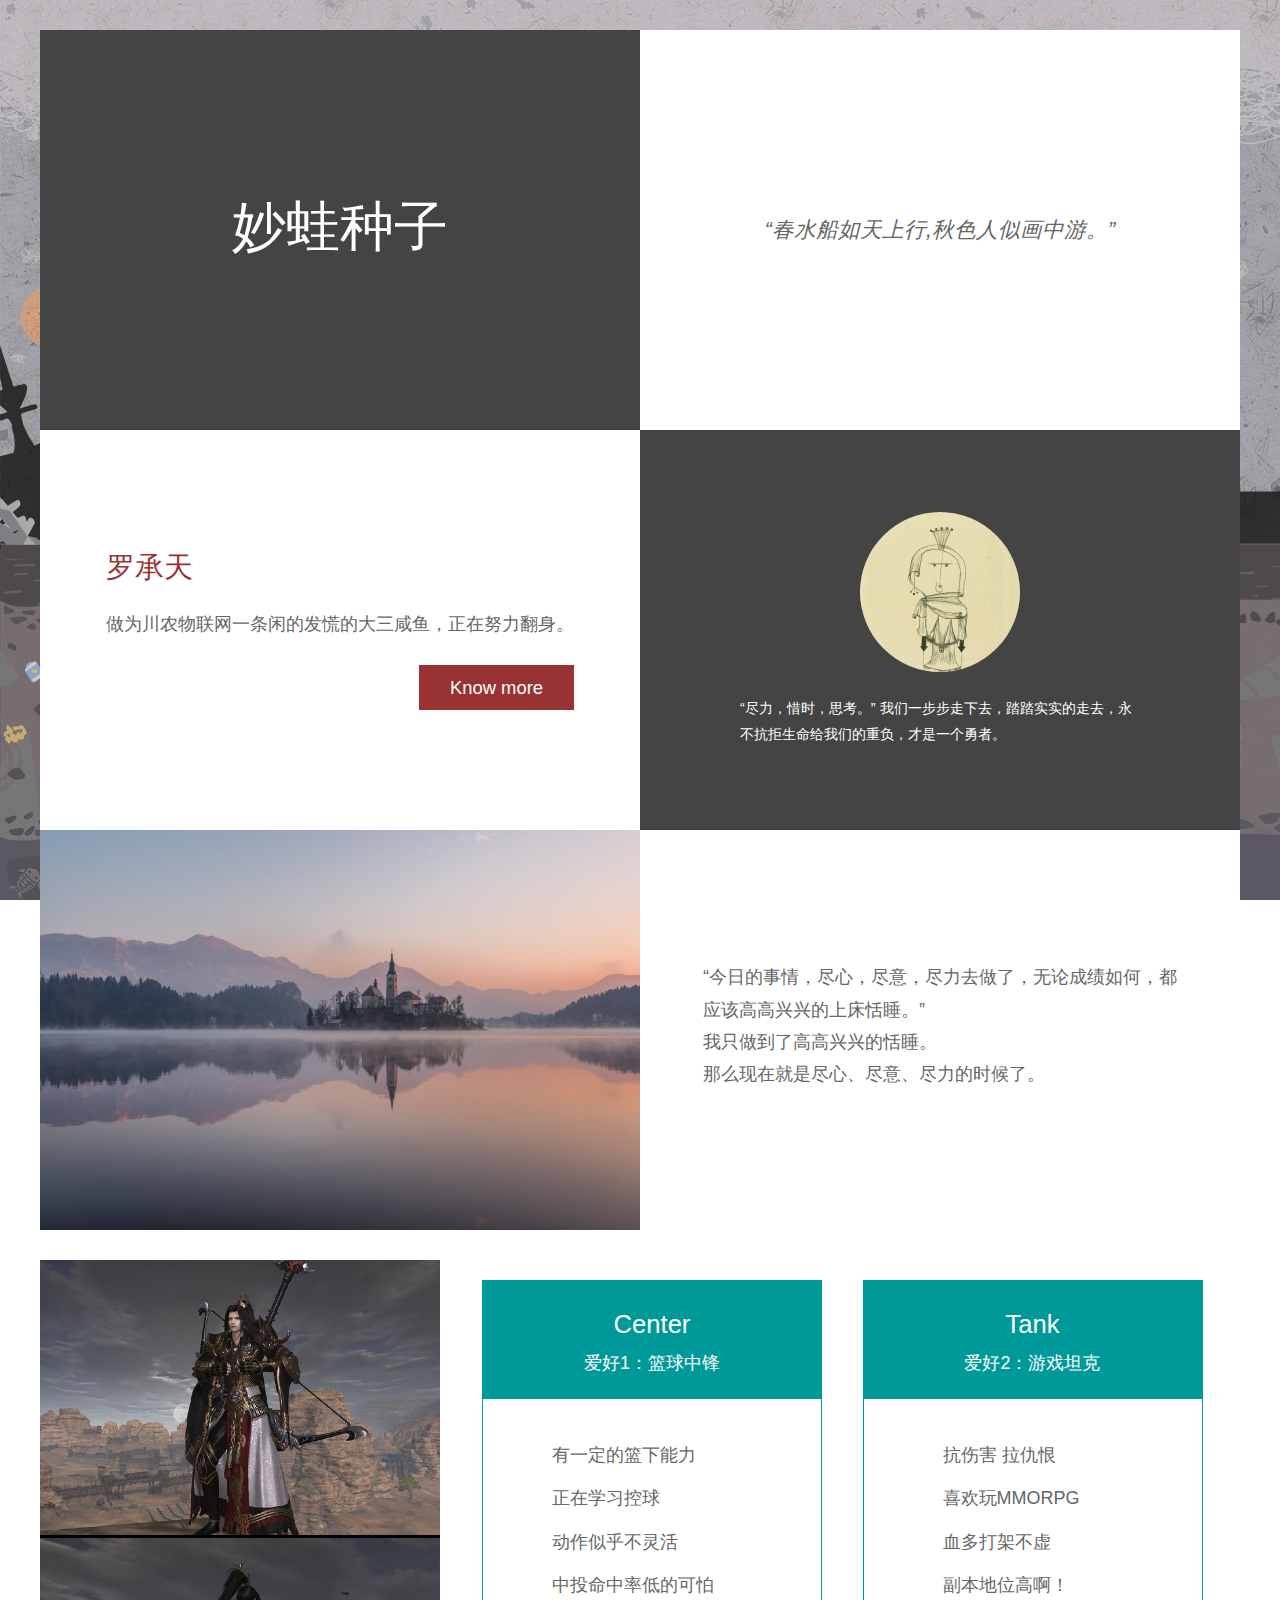
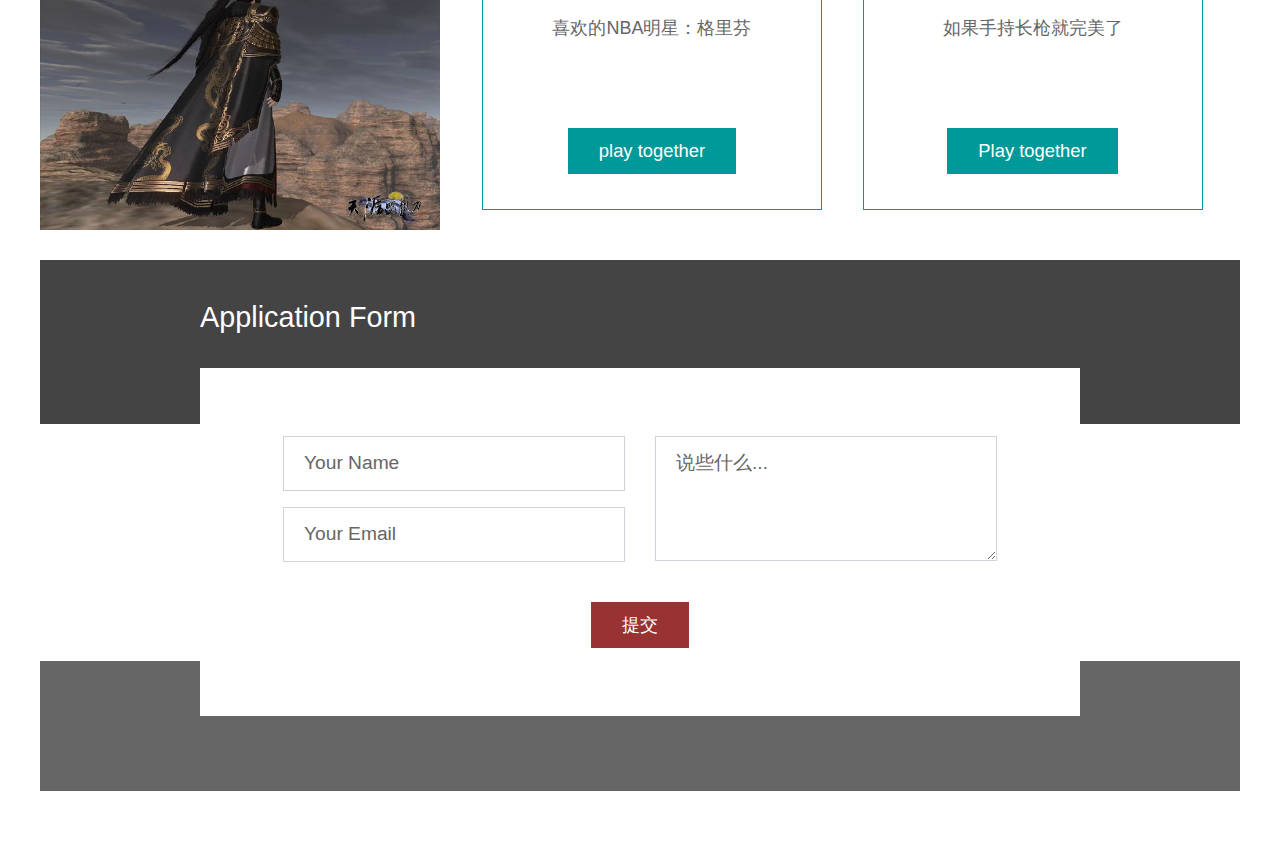
<file: index.html>
﻿<!DOCTYPE html>
<html lang="en">

<head>
    <meta charset="UTF-8">
    <meta name="viewport" content="width=device-width, initial-scale=1.0">
    <meta http-equiv="X-UA-Compatible" content="ie=edge">
    <title>Document</title>
    <link rel="stylesheet" href="css/bootstrap.min.css">
    <link rel="stylesheet" href="css/style.css">
</head>

<body>
    <!-- Loader动画 -->
    <!-- <div id="loader-wrapper">
        <div id="loader"></div>
        <div class="loader-section section-left"></div>
        <div class="loader-section section-right"></div>
    </div> -->

    <div class="container">

        <!-- 1st section -->
        <section class="row tm-section">
            <div class="col-sm-12 col-md-12 col-lg-6 col-xl-6 p-0">
                <div class="tm-flex-center p-5 tm-bg-color-primary tm-section-min-h">
                    <h1 class="tm-text-color-white tm-site-name">妙蛙种子</h1>
                </div>
            </div>
            <div class="col-sm-12 col-md-12 col-lg-6 col-xl-6">
                <div class="tm-flex-center p-5">
                    <q class="tm-quote tm-text-color-gray">春水船如天上行,秋色人似画中游。</q>
                </div>
            </div>
        </section>

        <!-- 2nd section -->
        <section class="row tm-section tm-col-md-reverse">
            <div class="col-sm-12 col-md-12 col-lg-6 col-xl-6">
                <div class="tm-flex-center p-5">
                    <div class="tm-md-flex-center">
                        <h2 class="tm-text-color-primary mb-4">罗承天</h2>
                        <p class="mb-4">
                            做为川农物联网一条闲的发慌的大三咸鱼，正在努力翻身。
                        </p>
                        <a href="../blog/index.html" class="btn btn-primary float-lg-right tm-md-align-center">Know more</a>
                    </div>
                </div>
            </div>
            <div class="col-sm-12 col-md-12 col-lg-6 col-xl-6 p-0">
                <div class="tm-flex-center p-5 tm-bg-color-primary">
                    <div class="tm-max-w-400 tm-flex-center tm-flex-col">
                        <img src="img/image-04.jpg" alt="Image" class="rounded-circle mb-4" style="width:160px;">
                        <p class="tm-text-color-white small tm-font-thin mb-0">
                                “尽力，惜时，思考。”
                                我们一步步走下去，踏踏实实的走去，永不抗拒生命给我们的重负，才是一个勇者。
                        </p>
                    </div>
                </div>
            </div>
        </section>

        <!-- 3rd Section -->
        <section class="row tm-section tm-mb-30">
            <div class="col-sm-12 col-md-12 col-lg-6 col-xl-6 p-0 text-center">
                <img src="img/image-01.jpg" alt="Image" class="img-fluid">
            </div>
            <div class="col-sm-12 col-md-12 col-lg-6 col-xl-6">
                <div class="tm-flex-center p-5">
                    <div class="tm-flex-center tm-flex-col">
                        <h2 class="tm-align-left"></h2>
                        <p>“今日的事情，尽心，尽意，尽力去做了，无论成绩如何，都应该高高兴兴的上床恬睡。”<br>
                            我只做到了高高兴兴的恬睡。<br>
                            那么现在就是尽心、尽意、尽力的时候了。<br>
                            
                        </p>
                        <!-- <a href="#" class="btn btn-primary">Read More</a> -->
                    </div>
                </div>
            </div>
        </section>

        <!-- 4th Section -->
        <!-- <section class="row tm-section tm-mb-30"></section> -->

        <!-- 5th Section -->
        <section class="row tm-section tm-mb-30">
            <div class="col-sm-12 col-md-12 col-lg-4 col-xl-4 p-md-0 text-md-center text-center mb-4 mb-lg-0">
                <img src="img/timg.jpg" alt="Image" class="img-fluid">
            </div>
            <div class="col-sm-12 col-md-6 col-lg-4 col-xl-4 pl-lg-4 pr-xl-0 mb-4 mb-lg-0">
                <div class="tm-flex-center">
                    <div class="tm-pricing-table">
                        <div class="tm-bg-color-secondary tm-text-color-white text-center tm-font-thin tm-pricing-header">
                            <p class="mb-0 tm-pricing-header-title">Center</p>
                            <p class="mb-0 tm-pricing-header-subtitle">爱好1：篮球中锋</p>
                        </div>
                        <div class="tm-pricing-body">
                            <ul class="tm-feature-list">
                                <li>有一定的篮下能力</li>
                                <li>正在学习控球</li>
                                <li>动作似乎不灵活</li>
                                <li>中投命中率低的可怕</li>
                                <li>喜欢的NBA明星：格里芬</li>
                                <li>&nbsp;</li>
                            </ul>
                            <a href="#" class="btn btn-secondary">play together</a>
                        </div>
                    </div>
                </div>
            </div>
            <div class="col-sm-12 col-md-6 col-lg-4 col-xl-4 pl-xl-0 mb-4 mb-lg-0">
                <div class="tm-flex-center">
                    <div class="tm-pricing-table">
                        <div class="tm-bg-color-secondary tm-text-color-white text-center tm-font-thin tm-pricing-header">
                            <p class="mb-0 tm-pricing-header-title">Tank</p>
                            <p class="mb-0 tm-pricing-header-subtitle">爱好2：游戏坦克</p>
                        </div>
                        <div class="tm-pricing-body">
                            <ul class="tm-feature-list">
                                <li>抗伤害 拉仇恨</li>
                                <li>喜欢玩MMORPG</li>
                                <li>血多打架不虚</li>
                                <li>副本地位高啊！</li>
                                <li>如果手持长枪就完美了</li>
                                <li>&nbsp;</li>
                            </ul>
                            <a href="#" class="btn btn-secondary">Play together</a>
                        </div>
                    </div>
                </div>
            </div>
        </section>

        <!-- 6th Section -->
        <section class="row">
            <div class="col-lg-12 tm-form-header pl-5 pr-5">
                <h2 class="tm-container-inner tm-text-color-white">Application Form</h2>
            </div>
            <div class="col-lg-12 pl-2 pl-sm-3 pl-md-5 pr-2 pr-sm-3 pr-md-5">
                <form action="" method="" class="row tm-container-inner tm-contact-form">
                    <div class="col-xs-12 col-sm-12 col-md-6 col-lg-6 col-xl-6">
                        <div class="form-group">
                            <input type="text" class="form-control" placeholder="Your Name"
                                required />
                        </div>
                        <div class="form-group">
                            <input type="email" class="form-control"
                                placeholder="Your Email"" required />
                        </div>
                    </div>
                    <div class="col-xs-12 col-sm-12 col-md-6 col-lg-6 col-xl-6">
                        <div class="form-group">
                            <textarea class="form-control" rows="6"
                                placeholder="说些什么..." required></textarea>
                        </div>
                    </div>
                    <div class="col-xs-12 mt-4 tm-center">
                        <button type="submit" class="btn btn-primary">提交</button>
                    </div>
                </form>
            </div>

            <div class="col-lg-12 tm-bg-color-gray tm-text-color-white tm-font-thin tm-form-footer">
                
            </div>
        </section>

        <!-- Footer -->
        <div class="row">
            <div class="col-lg-12">
                <p class="text-center small tm-copyright-text mb-0" style="color: #fff;">
                    Designed by luoct
                </p>
            </div>
        </div>
    </div>
    <!-- load JS -->
    <script src="js/jquery-3.2.1.slim.min.js"></script>
</body>

</html>
</file>
<file: css/style.css>
body {
	font-family: 'Open Sans', Helvetica, Arial, sans-serif;
	font-size: 18px;
    color: #666666;
    background-color: #f4f4f4;
    background: url('../img/bg.jpg') fixed;
}

p, q { line-height: 1.8; }
h2 { font-size: 1.8rem; }

.tm-site-name {
    font-size: 54px;
}

.tm-quote {
    font-size: 1.35rem;
    font-style: italic;
}

.container {
    margin-top: 30px;
}

.tm-container-inner {
    margin: 0 auto;
    max-width: 880px;
}

.tm-section {
    background-color: white;
}

.tm-section,
.tm-section-min-h {
    min-height: 400px;
}

.tm-flex-center {
    width: 100%;
    height: 100%;
    display: flex;
    align-items: center;
    justify-content: center;
}

.tm-flex-col {
    flex-direction: column;
}

.tm-mb-30 { margin-bottom: 30px; }

.tm-align-left { align-self: left; }

.btn {
    border-radius: 0;
    /* text-transform: uppercase;*/
    padding: 8px 30px;
    font-size: 1.15rem;
}

.btn-primary {
    background: #993333;
    border-color: #993333;
}

.btn-secondary {
    background: #009999;
    border-color: #009999;
}

.btn-secondary:hover,
.btn-secondary:focus {
    background: #24d4d4;
    border-color: #24d4d4;
}

.btn-primary:focus,
.btn-primary:hover {
    background: #ec4949;
    border-color: #ec4949;
}

.tm-bg-color-primary { background-color: #444; }
.tm-bg-color-secondary { background-color: #009999; }
.tm-bg-color-gray { background-color: #666666; }
.tm-text-color-primary { color: #993333; }
.tm-text-color-white { color: white; }
.tm-text-color-gray { color: #666666; }
.tm-font-thin { font-weight: 300; }
.tm-max-w-400 { max-width: 400px; }

.form-control::placeholder { /* Chrome, Firefox, Opera, Safari 10.1+ */
    color: #666666;
    opacity: 1; /* Firefox */
}

.form-control:-ms-input-placeholder { /* Internet Explorer 10-11 */
    color: #666666;
}

.form-control::-ms-input-placeholder { /* Microsoft Edge */
    color: #666666;
}

.tm-contact-form select,
.tm-contact-form input {
    color: #666;
}

.tm-contact-form textarea {
    height: 125px;
}

.tm-pricing-table {
    border: 1px solid #009999;
    width: 100%;
    max-width: 340px;
}

.tm-pricing-header {
    padding: 20px;
}
.tlinks{text-indent:-9999px;height:0;line-height:0;font-size:0;overflow:hidden;}
.tm-pricing-body {
    padding-bottom: 35px;
    display: flex;
    flex-direction: column;
    align-items: center;
}

.tm-pricing-header-title {
    font-size: 1.6rem;
}

.tm-feature-list {
    list-style: none;
    padding: 0;
    margin: 0;
    line-height: 2.4;
    padding: 35px 50px;
}

.tm-form-header {
    background: #444;
    padding: 40px 40px 90px;
}

.tm-form-footer {
    margin-top: -55px;
    padding-top: 100px;
    padding-bottom: 30px;
}

.tm-footer-info-box {
    max-width: 260px;
    margin: 0 auto;
}

.tm-contact-form {
    padding: 68px;
    background: white;
    margin-top: -56px;
    position: relative;
    z-index: 900;
}

.form-control {
    color: #666;
    font-size: 1.2rem;
    padding: 12px 20px;
    border-radius: 0;
}

.form-control:focus {
    border-color: #993334;
    box-shadow: 0 0 0 0.2rem #9933343b;
}

select:focus {
    outline-color: #993334;
}

.tm-contact-form select {
    width: 100%;
    padding: 15px;
}

.tm-contact-form input[type="radio"] {
    margin-right: 10px;
}

.tm-center {
    width: 100%;
    text-align: center;
}

.tm-copyright-text {
    padding: 20px;
    font-size: 1rem;
}

/* Loader */

#loader-wrapper {
    position: fixed;
    top: 0;
    left: 0;
    width: 100%;
    height: 100%;
    z-index: 2000;
}
#loader {
    display: block;
    position: relative;
    left: 50%;
    top: 50%;
    width: 150px;
    height: 150px;
    margin: -75px 0 0 -75px;
    border-radius: 50%;
    border: 3px solid transparent;
    border-top-color: #3498db;

    -webkit-animation: spin 2s linear infinite; /* Chrome, Opera 15+, Safari 5+ */
    animation: spin 2s linear infinite; /* Chrome, Firefox 16+, IE 10+, Opera */

    z-index: 1001;
}

#loader:before {
    content: "";
    position: absolute;
    top: 5px;
    left: 5px;
    right: 5px;
    bottom: 5px;
    border-radius: 50%;
    border: 3px solid transparent;
    border-top-color: #e74c3c;

    -webkit-animation: spin 3s linear infinite; /* Chrome, Opera 15+, Safari 5+ */
    animation: spin 3s linear infinite; /* Chrome, Firefox 16+, IE 10+, Opera */
}

#loader:after {
    content: "";
    position: absolute;
    top: 15px;
    left: 15px;
    right: 15px;
    bottom: 15px;
    border-radius: 50%;
    border: 3px solid transparent;
    border-top-color: #f9c922;

    -webkit-animation: spin 1.5s linear infinite; /* Chrome, Opera 15+, Safari 5+ */
      animation: spin 1.5s linear infinite; /* Chrome, Firefox 16+, IE 10+, Opera */
}

@-webkit-keyframes spin {
    0%   {
        -webkit-transform: rotate(0deg);  /* Chrome, Opera 15+, Safari 3.1+ */
        -ms-transform: rotate(0deg);  /* IE 9 */
        transform: rotate(0deg);  /* Firefox 16+, IE 10+, Opera */
    }
    100% {
        -webkit-transform: rotate(360deg);  /* Chrome, Opera 15+, Safari 3.1+ */
        -ms-transform: rotate(360deg);  /* IE 9 */
        transform: rotate(360deg);  /* Firefox 16+, IE 10+, Opera */
    }
}
@keyframes spin {
    0%   {
        -webkit-transform: rotate(0deg);  /* Chrome, Opera 15+, Safari 3.1+ */
        -ms-transform: rotate(0deg);  /* IE 9 */
        transform: rotate(0deg);  /* Firefox 16+, IE 10+, Opera */
    }
    100% {
        -webkit-transform: rotate(360deg);  /* Chrome, Opera 15+, Safari 3.1+ */
        -ms-transform: rotate(360deg);  /* IE 9 */
        transform: rotate(360deg);  /* Firefox 16+, IE 10+, Opera */
    }
}

#loader-wrapper .loader-section {
    position: fixed;
    top: 0;
    width: 51%;
    height: 100%;
    background: #222222;
    z-index: 1000;
    -webkit-transform: translateX(0);  /* Chrome, Opera 15+, Safari 3.1+ */
    -ms-transform: translateX(0);  /* IE 9 */
    transform: translateX(0);  /* Firefox 16+, IE 10+, Opera */
}

#loader-wrapper .loader-section.section-left {
    left: 0;
}

#loader-wrapper .loader-section.section-right {
    right: 0;
}

/* Loaded */
.loaded #loader-wrapper .loader-section.section-left {
    -webkit-transform: translateX(-100%);  /* Chrome, Opera 15+, Safari 3.1+ */
        -ms-transform: translateX(-100%);  /* IE 9 */
            transform: translateX(-100%);  /* Firefox 16+, IE 10+, Opera */

    -webkit-transition: all 0.7s 0.3s cubic-bezier(0.645, 0.045, 0.355, 1.000);
            transition: all 0.7s 0.3s cubic-bezier(0.645, 0.045, 0.355, 1.000);
}

.loaded #loader-wrapper .loader-section.section-right {
    -webkit-transform: translateX(100%);  /* Chrome, Opera 15+, Safari 3.1+ */
        -ms-transform: translateX(100%);  /* IE 9 */
            transform: translateX(100%);  /* Firefox 16+, IE 10+, Opera */

-webkit-transition: all 0.7s 0.3s cubic-bezier(0.645, 0.045, 0.355, 1.000);
    transition: all 0.7s 0.3s cubic-bezier(0.645, 0.045, 0.355, 1.000);
}

.loaded #loader {
    opacity: 0;
    -webkit-transition: all 0.3s ease-out;
            transition: all 0.3s ease-out;
}
.loaded #loader-wrapper {
    visibility: hidden;

    -webkit-transform: translateY(-100%);  /* Chrome, Opera 15+, Safari 3.1+ */
        -ms-transform: translateY(-100%);  /* IE 9 */
            transform: translateY(-100%);  /* Firefox 16+, IE 10+, Opera */

    -webkit-transition: all 0.3s 1s ease-out;
            transition: all 0.3s 1s ease-out;
}

/* JavaScript Turned Off */
.no-js #loader-wrapper {
    display: none;
}

.tm-col-md-reverse {
    flex-direction: column-reverse;
}

.tm-col-md-reverse > * {
    flex: 1;
}

@media(min-width: 992px) {
    .tm-col-md-reverse {
        flex-direction: row;
    }
}

@media (min-width: 1200px) {
    .container {
        max-width: 1200px;
    }
}

@media (max-width: 992px) {
    .tm-md-flex-center {
        display: flex;
        flex-direction: column;
    }

    .tm-md-align-center {
        align-self: center;
    }

    .tm-pl-l {
        padding: 0 3rem;
    }
}

@media (max-width: 600px) {
    .tm-contact-form {
        padding: 30px 25px;
    }
}
</file>
